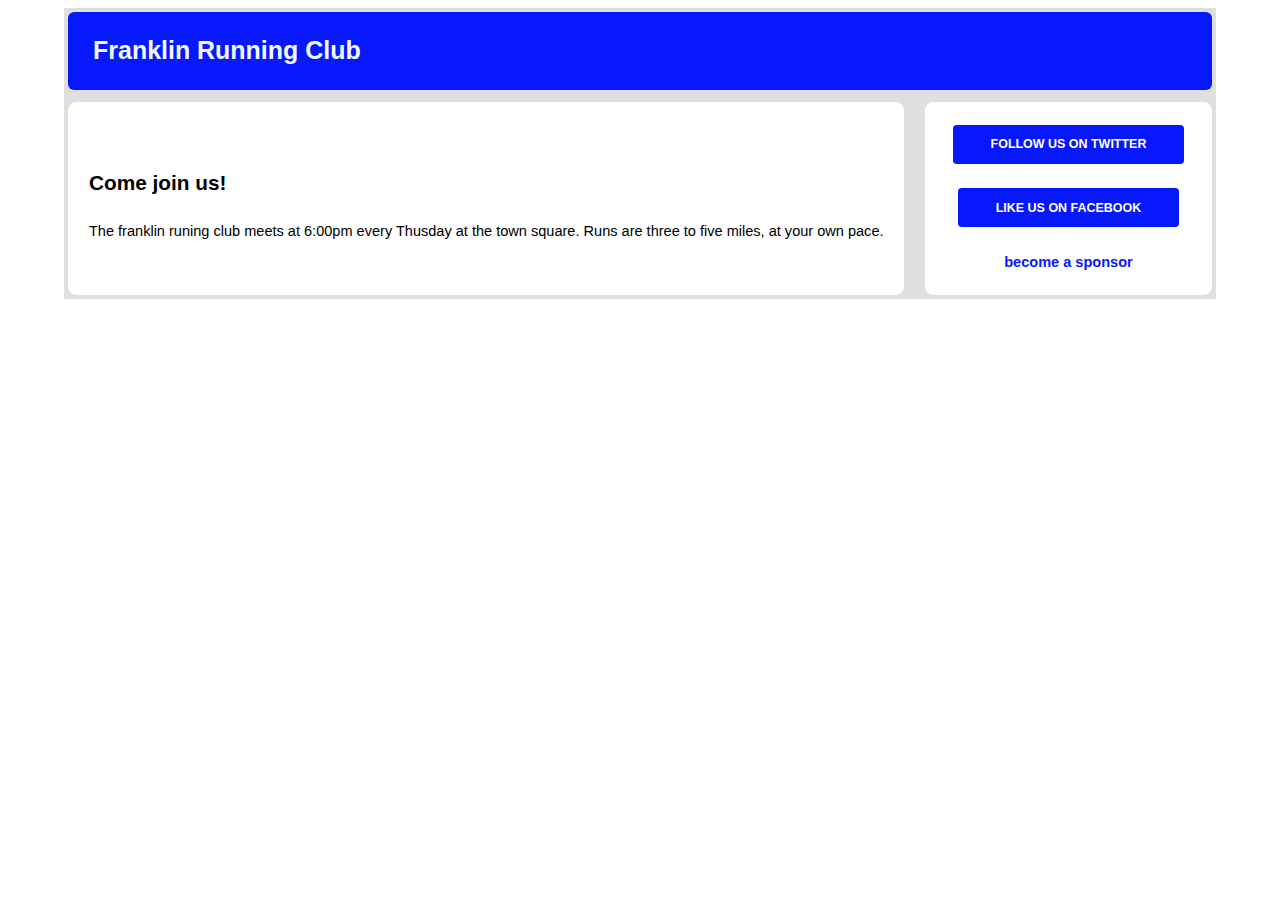
<file: my-files/ch3/index.html>
<!DOCTYPE html>
<html lang="en">
<head>
    <meta charset="UTF-8">
    <meta http-equiv="X-UA-Compatible" content="IE=edge">
    <meta name="viewport" content="width=device-width, initial-scale=1.0">
    <title>Test</title>
    <style>
        *,
        ::before,
        ::after {
        box-sizing: border-box;   
        }
        :root {
            font-size: calc(.5em + 1vw);
            --main-color: rgb(8, 24, 252);
            --bg-color: rgb(224, 223, 223);
        }
        body{
            font-family: Helvetica, Arial, sans-serif;;
        }
        .container {
            width: 90vw;
            margin: 0 auto;
            background-color: var(--bg-color);
            padding: .2em;
        }
        .title {
            background-color: var(--main-color);
            color: aliceblue;
            border-radius: .5em;
            padding: 0.6em 2em;
            font-size: .6rem;
        }
        main {
            margin-top: 0.6em;
            display: flex;
            justify-content: center;
            flex-flow: row nowrap;
        }
        .joinus {
            border-radius: .4em;
            background-color:white;
            margin-right: 1em;
            padding: 2em 1em;
        }
        .joinus p {
            font-size: 0.7rem;
        }
        .sidebar{
            border-radius: .4em;
            background-color:white;
            display: flex;
            flex-flow: column;
            flex-grow: 1;
            justify-content: center;
            align-items: center;
            padding: 0 .5em;
        }

        .sidebar p {
            font-size: .7rem;
            font-weight: bold;
            color: var(--main-color);
        }
        .sidebar .button{
            font-size: .6rem;
            background-color: var(--main-color);
            border-radius: .3em;
            color: white;
            text-transform: uppercase;
            padding: 1em 3em;
            text-align: center;
            font-weight: bold;
        }
        @media (max-width: 800px ){
            main {
                flex-flow: column;
            }
            .joinus {
                margin-right: 0;
            }
        }
    </style>
</head>
<body>
    <div class="container">
        <header class="title">
            <h1>Franklin Running Club</h1>
        </header>
        <main>
            <div class="joinus">
                <h4>Come join us!</h4>
                <p>The franklin runing club meets at 6:00pm every
                    Thusday at the town square. Runs are three to five miles, at
                    your own pace.
                </p>
            </div>
            <div class="sidebar">
                <p class="button">follow us on twitter</p>
                <p class="button">like us on facebook</p>
                <p>become a sponsor</p>
            </div>
        </main>
    </div>
</body>
</html>
</file>
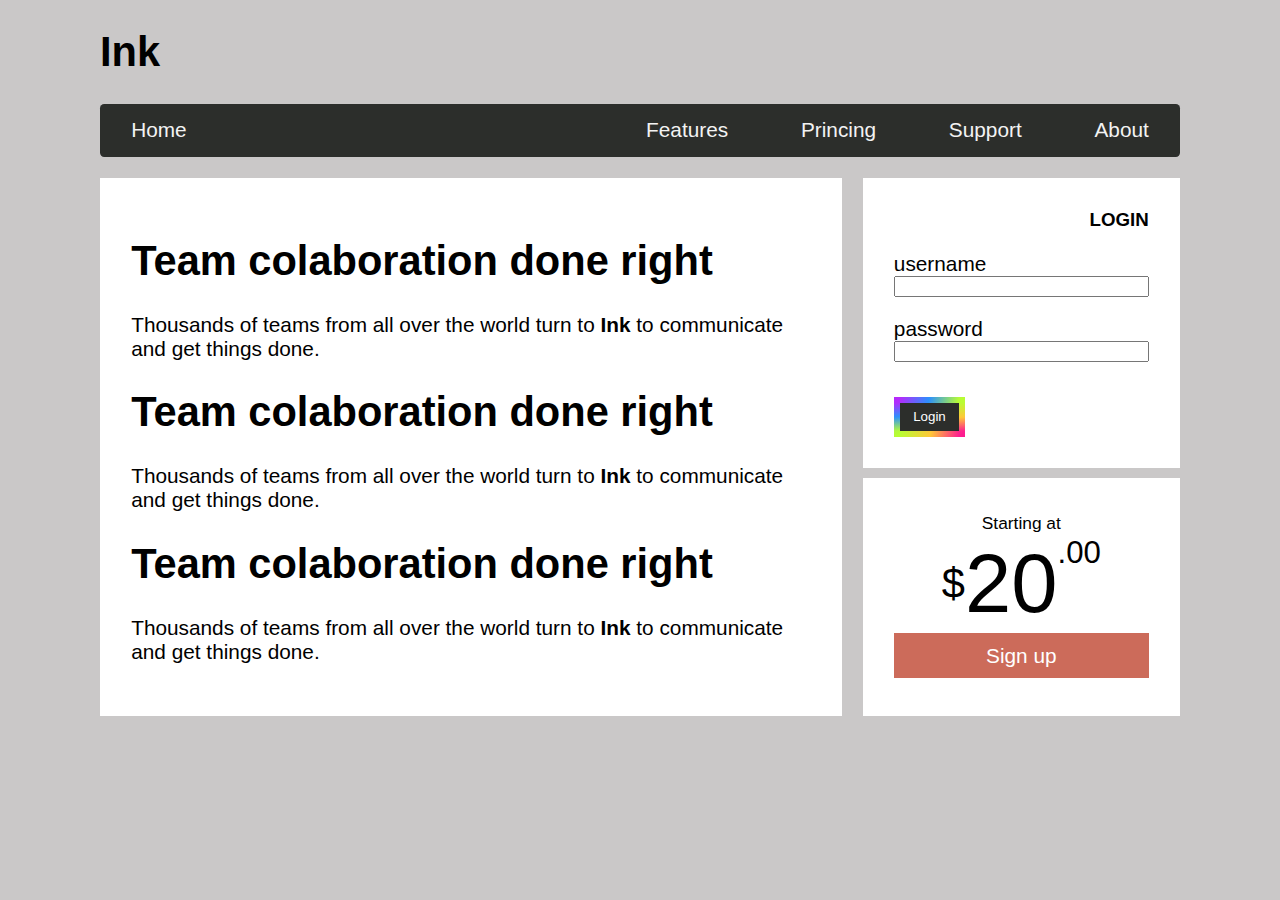
<file: my-files/ch5-flexbox/index.html>
<!DOCTYPE html>
<html lang="en">

<head>
    <meta charset="UTF-8">
    <meta http-equiv="X-UA-Compatible" content="IE=edge">
    <meta name="viewport" content="width=device-width, initial-scale=1.0">
    <link rel="stylesheet" href="style.css">
    <title>Flexbox example page</title>
</head>

<body>
    <div class="container">
        <header>
            <h1>Ink</h1>
        </header>
        <nav>
            <ul class="site-nav">
                <li class="nav-left"><a href="/">Home</a></li>
                <li><a href="/features">Features</a></li>
                <li><a href="/pricing">Princing</a></li>
                <li><a href="/support">Support</a></li>
                <li>
                    <a href="/about">About</a>
                </li>
            </ul>
        </nav>

        <main class="flex">

            <!--Lado esquerdo do layout-->
            <div class="column-main title">
                <h1>Team colaboration done right</h1>
                <p>Thousands of teams from all over the
                    world turn to <b>Ink</b> to communicate
                    and get things done.</p>
                
                    <h1>Team colaboration done right</h1>
                <p>Thousands of teams from all over the
                    world turn to <b>Ink</b> to communicate
                    and get things done.</p>

                <h1>Team colaboration done right</h1>
                <p>Thousands of teams from all over the
                    world turn to <b>Ink</b> to communicate
                    and get things done.</p>
            </div>

            <!--lado direito (sidebar)-->
            <div class="column-sidebar">
                <!--parte de cima-->
                <div class="title">
                    <form action="" class="login-form">
                        <h3>Login</h3>
                        <p>
                            <label for="username">username</label>
                            <input id="username" type="text" name="username" />
                        </p>
                        <p>
                            <label for="password">password</label>
                            <input id="password" type="password" name="password" />
                        </p>
                        <button type="submit">Login</button>
                    </form>
                </div>
                <!--parte de baixo-->
                <div class="title centered">
                    <small>Starting at</small>
                    <div class="cost">
                        <span class="cost-currency">$</span>
                        <span class="cost-dollars">20</span>
                        <span class="cost-cents">.00</span>
                    </div>
                    <a class="cta-button" href="/pricing">
                        Sign up
                    </a>
                </div>
            </div>
        </main>
    </div>
</body>

</html>
</file>
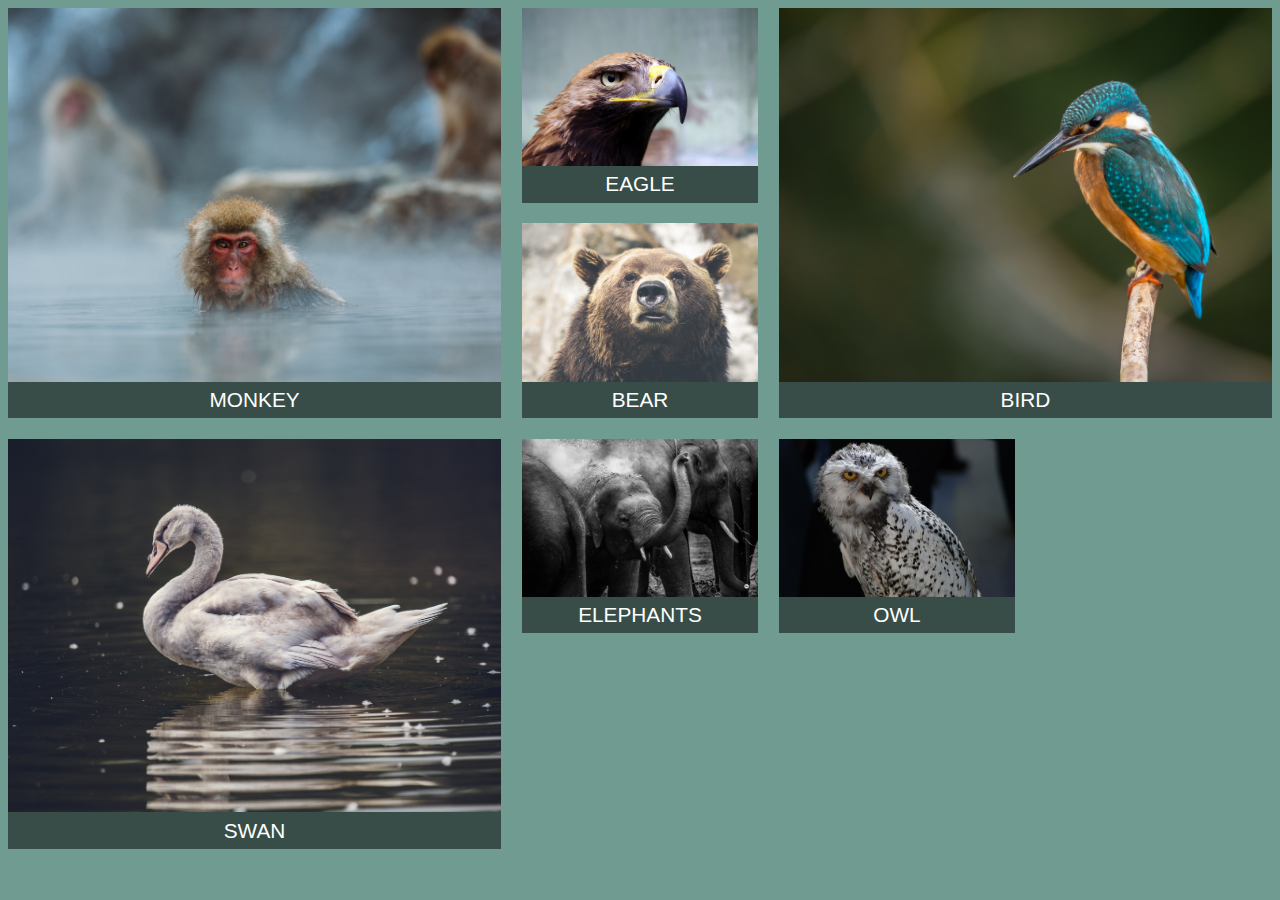
<file: my-files/ch6-grid/photography-implicit-grid/index.html>
<!DOCTYPE html>
<html lang="en">

<head>
    <meta charset="UTF-8">
    <meta http-equiv="X-UA-Compatible" content="IE=edge">
    <meta name="viewport" content="width=device-width, initial-scale=1.0">
    <title>Photograph Layout Grid</title>
    <link rel="stylesheet" href="style.css">
</head>

<body>
    <div class="portfolio">

        <figure class="featured">
            <img src="images/monkey.jpg" alt="monkey" />
            <figcaption>Monkey</figcaption>
        </figure>

        <figure>
            <img src="images/eagle.jpg" alt="eagle" />
            <figcaption>Eagle</figcaption>
        </figure>

        <figure class="featured">
            <img src="images/bird.jpg" alt="bird" />
            <figcaption>Bird</figcaption>
        </figure>

        <figure>
            <img src="images/bear.jpg" alt="bear" />
            <figcaption>Bear</figcaption>
        </figure>
        <figure class="featured">
            <img src="images/swan.jpg" alt="swan" />
            <figcaption>Swan</figcaption>
        </figure>

        <figure>
            <img src="images/elephants.jpg" alt="elephants" />
            <figcaption>Elephants</figcaption>
        </figure>

        <figure>
            <img src="images/owl.jpg" alt="owl" />
            <figcaption>Owl</figcaption>
        </figure>
    </div>
</body>

</html>
</file>
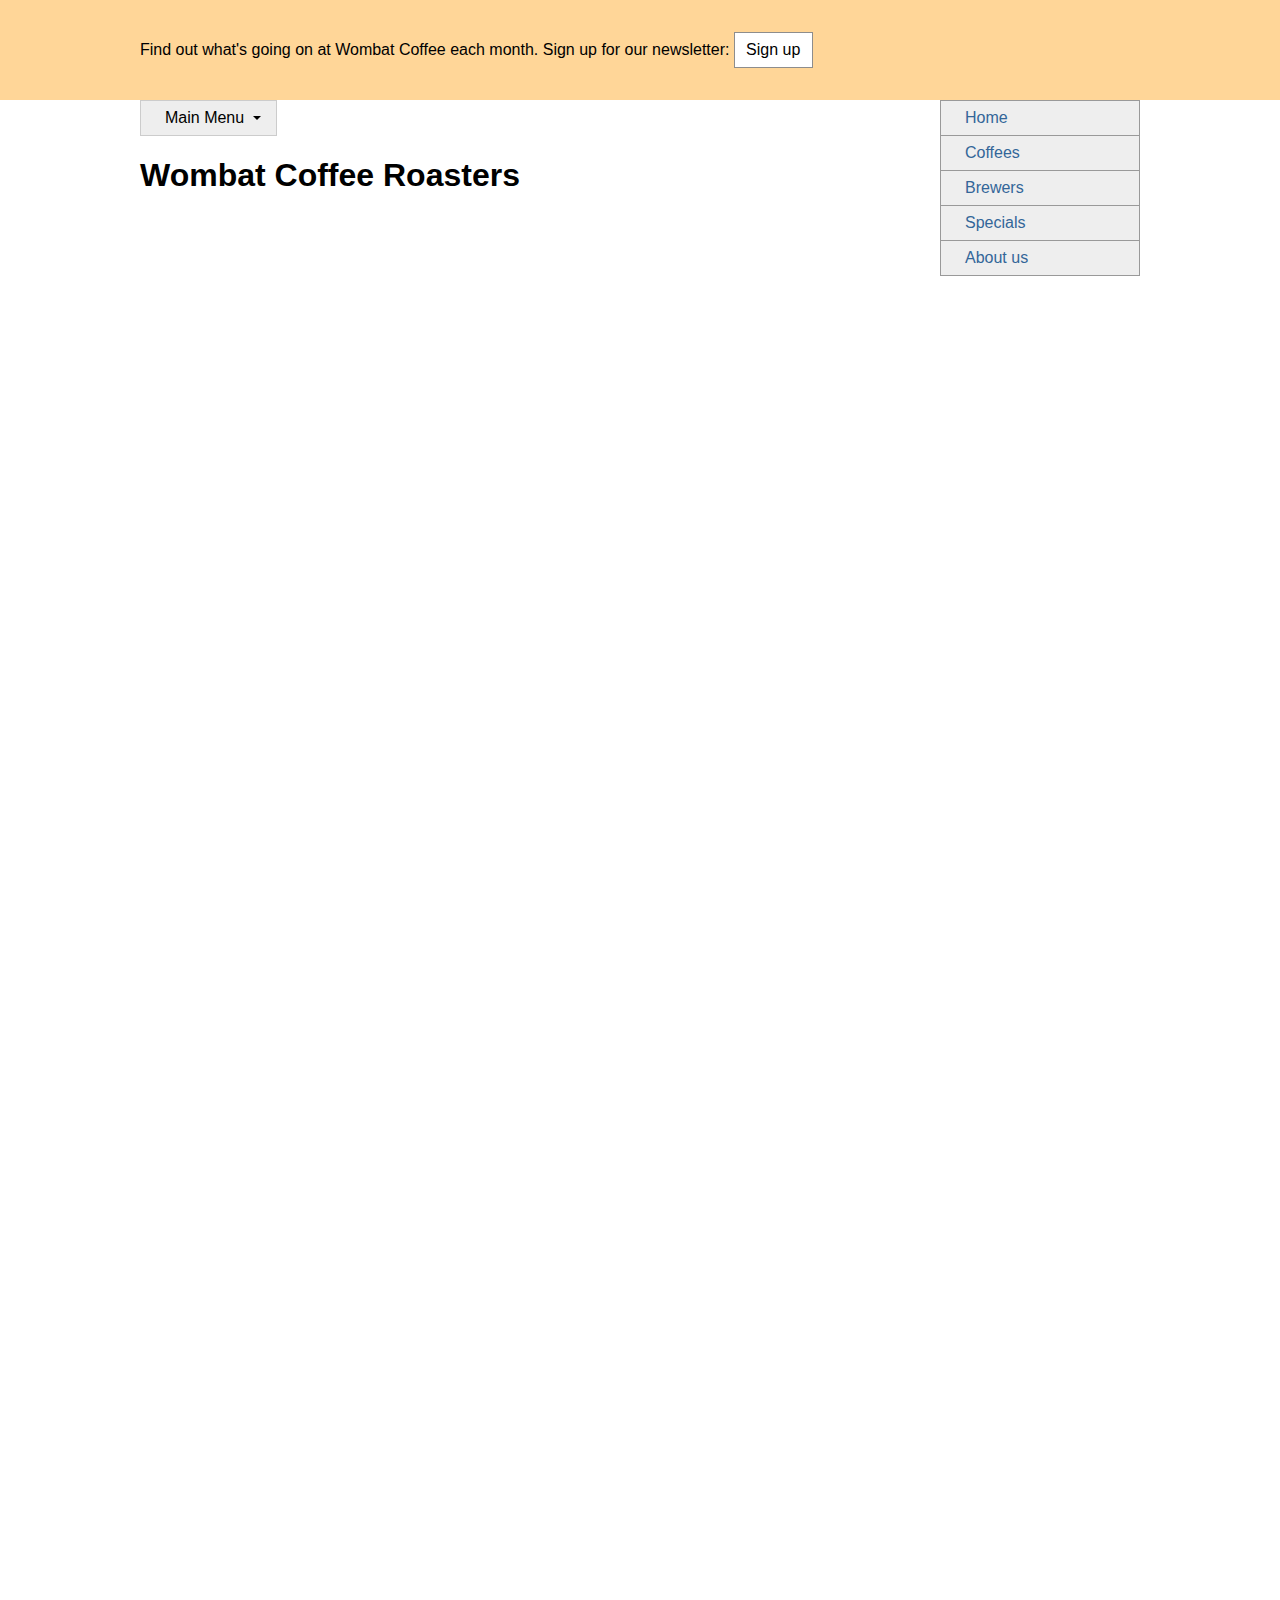
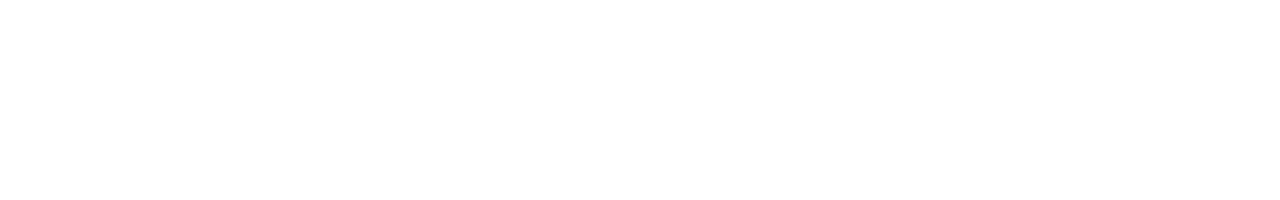
<file: my-files/ch7-positioning-and-stacking-context/modal-fixed-position/index.html>
<!DOCTYPE html>
<html lang="en">

<head>
    <meta charset="UTF-8">
    <meta http-equiv="X-UA-Compatible" content="IE=edge">
    <meta name="viewport" content="width=device-width, initial-scale=1.0">
    <title>Simple modal</title>
    <link rel="stylesheet" href="style.css">
</head>

<body>
    <header class="top-banner">
        <div class="top-banner-inner">
            <p>Find out what's going on at Wombat Coffee each
                month. Sign up for our newsletter:
                <button id="open">Sign up</button>
            </p>
        </div>
    </header>

    <div class="modal" id="modal">
        <div class="modal-backdrop"></div>
        <div class="modal-body">
            <button class="modal-close" id="close">close</button>
            <h2>Wombat Newsletter</h2>
            <p>Sign up for our monthly newsletter. No spam.
                We promise!</p>
            <form>
                <p>
                    <label for="email">Email address:</label>
                    <input type="text" name="email" />
                </p>
                <p><button type="submit">Submit</button></p>
            </form>
        </div>
    </div>

    <div class="container">
        <!--main colunm-->
        <main class="col-main">
            <nav>
                <div class="dropdown">
                    <div class="dropdown-label">Main Menu</div>
                    <div class="dropdown-menu">
                        <ul class="submenu">
                            <li><a href="/">Home</a></li>
                            <li><a href="/coffees">Coffees</a></li>
                            <li><a href="/brewers">Brewers</a></li>
                            <li><a href="/specials">Specials</a></li>
                            <li><a href="/about">About us</a></li>
                        </ul>
                    </div>
                </div>
            </nav>
            <h1>Wombat Coffee Roasters</h1>
        </main>
        <!--sidebar-->
        <aside class="col-sidebar">
            <div class="affix">
                <ul class="submenu">
                    <li><a href="/">Home</a></li>
                    <li><a href="/coffees">Coffees</a></li>
                    <li><a href="/brewers">Brewers</a></li>
                    <li><a href="/specials">Specials</a></li>
                    <li><a href="/about">About us</a></li>
                </ul>
            </div>
        </aside>
    </div>

    <script type="text/javascript">

        var button = document.getElementById('open');
        var close = document.getElementById('close');
        var modal = document.getElementById('modal');

        button.addEventListener('click', function (event) {
            event.preventDefault();
            modal.style.display = 'block';
        });

        close.addEventListener('click', function (event) {
            event.preventDefault();
            modal.style.display = 'none';
        });
    </script>
</body>

</html>
</file>
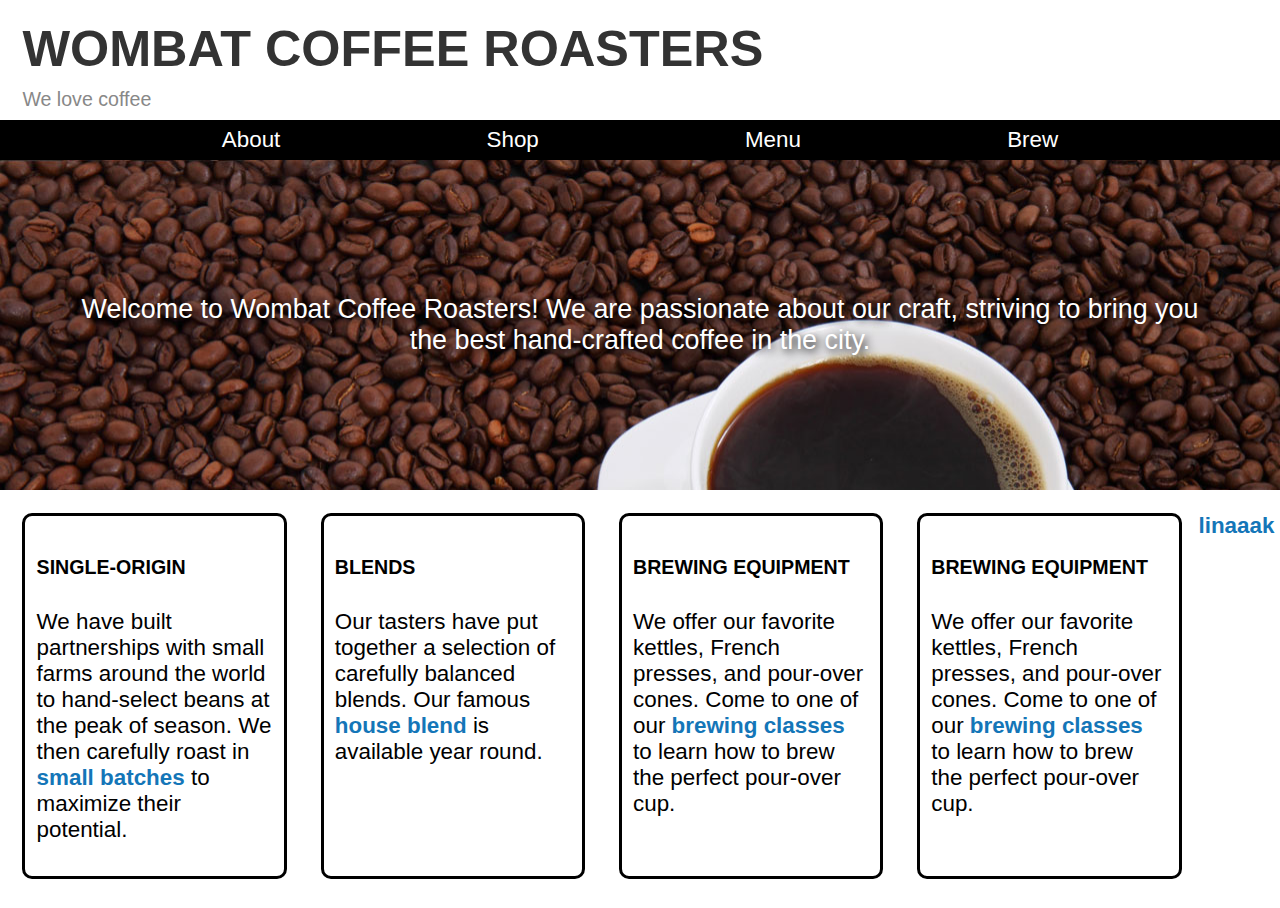
<file: my-files/ch8-responsive-web-design/wombat-coffe-roasters/index.html>
<!DOCTYPE html>
<html lang="en">

<head>
    <meta charset="UTF-8">
    <meta http-equiv="X-UA-Compatible" content="IE=edge">
    <meta name="viewport" content="width=device-width, initial-scale=1.0">
    <link rel="stylesheet" href="style.css">
    <title>Wombat coffe</title>
</head>

<body>

    <header id="header" class="page-header">
        <div class="title">
            <h1>Wombat Coffee Roasters</h1>
            <div class="slogan">We love coffee</div>
        </div>
    </header>

    <nav class="menu" id="main-menu">
        <button class="menu-toggle" id="toggle-menu">
            toggle menu
        </button>
        <div class="menu-dropdown">
            <ul class="nav-menu">
                <li><a href="/about.html">About</a></li>
                <li><a href="/shop.html">Shop</a></li>
                <li><a href="/menu.html">Menu</a></li>
                <li><a href="/brew.html">Brew</a></li>
            </ul>
        </div>
    </nav>

    <aside id="hero" class="hero">
        Welcome to Wombat Coffee Roasters! We are
        passionate about our craft, striving to bring you
        the best hand-crafted coffee in the city.
    </aside>

    <main id="main">

        <div class="row">

            <section class="column">
                <h2 class="subtitle">Single-origin</h2>
                <p>We have built partnerships with small farms
                    around the world to hand-select beans at the
                    peak of season. We then carefully roast in
                    <a href="/batch-size.html">small batches</a>
                    to maximize their potential.
                </p>
            </section>

            <section class="column">
                <h2 class="subtitle">Blends</h2>
                <p>Our tasters have put together a selection of
                    carefully balanced blends. Our famous
                    <a href="/house-blend.html">house blend</a>
                    is available year round.
                </p>
            </section>

            <section class="column">
                <h2 class="subtitle">Brewing Equipment</h2>
                <p>We offer our favorite kettles, French
                    presses, and pour-over cones. Come to one of
                    our <a href="/classes.html">brewing
                        classes</a> to learn how to brew the perfect
                    pour-over cup.</p>
            </section>

            <section class="column">
                <h2 class="subtitle">Brewing Equipment</h2>
                <p>We offer our favorite kettles, French
                    presses, and pour-over cones. Come to one of
                    our <a href="/classes.html">brewing
                        classes</a> to learn how to brew the perfect
                    pour-over cup.</p>
            </section>
            <div id="color-black">
                <a href="#">linaaak</a>
            </div>
        </div>

    </main>

    <script type="text/javascript">
        (function () {
            var button = document.getElementById('toggle-menu');
            button.addEventListener('click', function (event) {
                event.preventDefault();
                var menu = document.getElementById('main-menu');
                menu.classList.toggle('is-open');
            });
        })();
    </script>

</body>

</html>
</file>
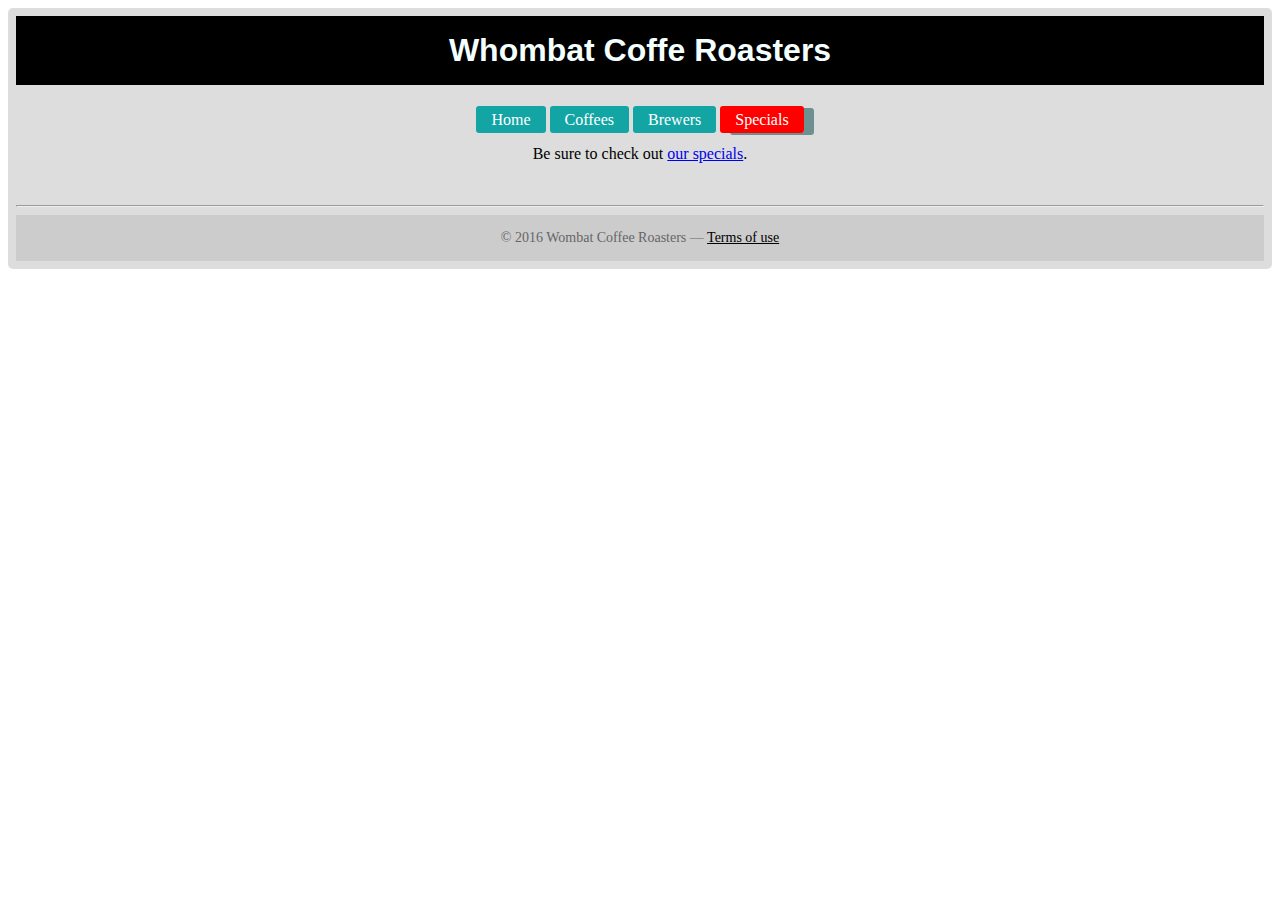
<file: my-files/ch1/listing-1.1.html>
<!DOCTYPE html>
<html lang="en">
<head>
    <meta charset="UTF-8">
    <meta http-equiv="X-UA-Compatible" content="IE=edge">
    <meta name="viewport" content="width=device-width, initial-scale=1.0">
    <title>Whombat Coffe Roasters</title>

    <style>
        .objeto-teste{
            background-color: rgb(221, 221, 221);
            padding: .5em;
            text-align: center;
            border-radius: 5px;
        }
        h1{
            background-color: black;
            font-family: serif;
            color: #f4ffff;
            margin-bottom: 10px;
            padding: .5em;
            margin-top: 0;
        }
        #page-title{
            font-family: sans-serif;
        }
        .title{
            font-family: monospace;
        }
        .nav{
            padding-top: 10px;
            list-style: none;
            padding-left: 0;
        }
        .nav li{
            display: inline-block;
        }
        .nav a{
            text-decoration: none;
            color: white;
            background-color:  #13a4a4;
            padding: 5px 15px; 
            border-radius: 3px;
        }
        .nav a:hover{
            color: rgb(0, 0, 0);
            font-weight: bolder;
        }
        .nav .featured{
            background-color: red;
            box-shadow: 10px 2px #6f9090;
        }
        .footer{
            color: #666;
            background-color: #ccc;
            padding: 15px 0;
            font-size: 14px;
        }
        .footer a {
            color: initial;
            text-decoration: underline;
        }
    </style>

</head>
<body>
    <div class="objeto-teste">
        <header class="page-header">
            <h1 id="page-title" class="title">Whombat Coffe Roasters</h1>
        </header>

        <nav>
            <ul id="main-nav" class="nav">
                <li><a href="/">Home</a></li>
                <li><a href="/coffees">Coffees</a></li>
                <li><a href="/brewers">Brewers</a></li>
                <li><a href="/specials"
                    class="featured">Specials
                    </a></li>
            </ul>
        </nav>
        <main>
            <p>
            Be sure to check out
            <a href="/specials" class="featured">our specials</a>.
            </p>
        </main>
        <br>
        <hr>
        <footer class="footer">
            &copy; 2016 Wombat Coffee Roasters &mdash;
            <a href="/terms-of-use">Terms of use</a>
           </footer>
    </div>
</body>
</html>
</file>
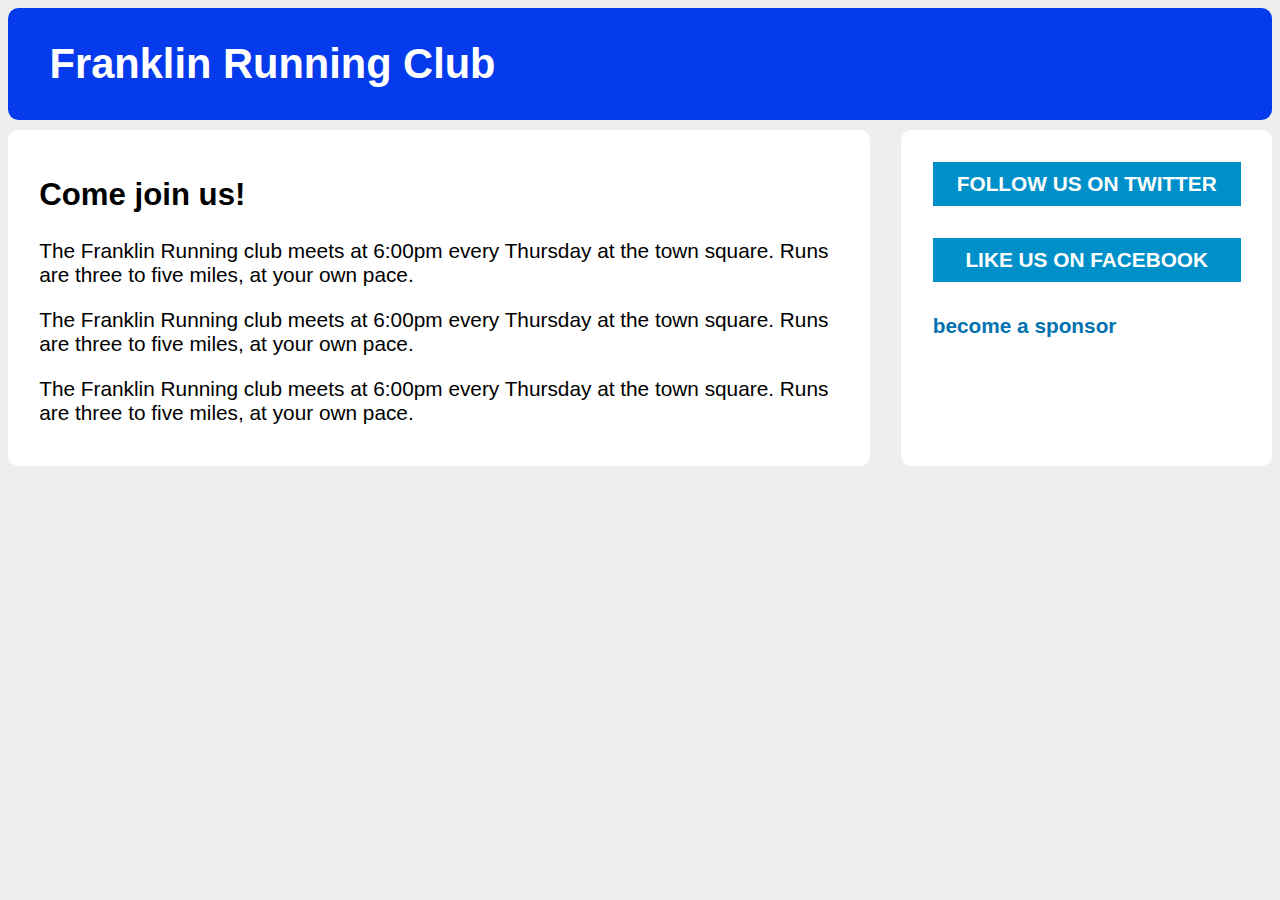
<file: my-files/ch3/listing-3.2.html>
<!doctype html>

<head>
    <title>Franklin club</title>
    <style>
        :root {
            box-sizing: border-box;
            font-size: calc(.5em + 1vw);
        }

        *,
        ::before,
        ::after {
            box-sizing: inherit;
        }

        body {
            background-color: #eee;
            font-family: Arial, Helvetica, sans-serif;
        }

        .container {
            display: flex;
        }

        header {
            color: #fff;
            background-color: #053bec;
            border-radius: .5em;
            padding: .2em 2em;
            margin-bottom: .5em;
        }

        main {
            display: block;
        }

        .main {
            width: 70%;
            background-color: #fff;
            border-radius: .5em;
            margin-right: 1.5em;
            padding: 1em 1.5em;
            /* tamanho minimo do elemento, mas pode aumentar mais ainda caso necessario */
            min-height: 10em;
            /* da mesma forma, tem o max-height, que quando ultrapassado, vem o scroll do overflow */
        }

        .sidebar {
            width: 30%;
            padding: 1.5em;
            background-color: #fff;
            border-radius: .5em;
        }

        .button-link {
            display: block;
            padding: .5em;
            color: #fff;
            background-color: #0090C9;
            text-decoration: none;
            text-align: center;
            text-transform: uppercase;
            font-weight: bolder;
        }

        /* pega apenas o butao que vem logo apos o outro */
        .button-link+.button-link {
            margin-top: 1.5em;
        }

        .sponsors-link {
            display: block;
            color: #0072b0;
            font-weight: bold;
            text-decoration: none;
            margin-top: 1.5em;
        }
    </style>
</head>

<body>

    <header>
        <h1>Franklin Running Club</h1>
    </header>

    <div class="container">
        <main class="main">
            <h2>Come join us!</h2>
            <p>
                The Franklin Running club meets at 6:00pm every Thursday
                at the town square. Runs are three to five miles, at your
                own pace.
            </p>
            <p>
                The Franklin Running club meets at 6:00pm every Thursday
                at the town square. Runs are three to five miles, at your
                own pace.
            </p>
            <p>
                The Franklin Running club meets at 6:00pm every Thursday
                at the town square. Runs are three to five miles, at your
                own pace.
            </p>
        </main>

        <aside class="sidebar">
            <a href="/twitter" class="button-link">
                follow us on twitter
            </a>
            <a href="/facebook" class="button-link">
                like us on facebook
            </a>

            <a href="/sponsors" class="sponsors-link">
                become a sponsor
            </a>
        </aside>

    </div>

</body>
</file>
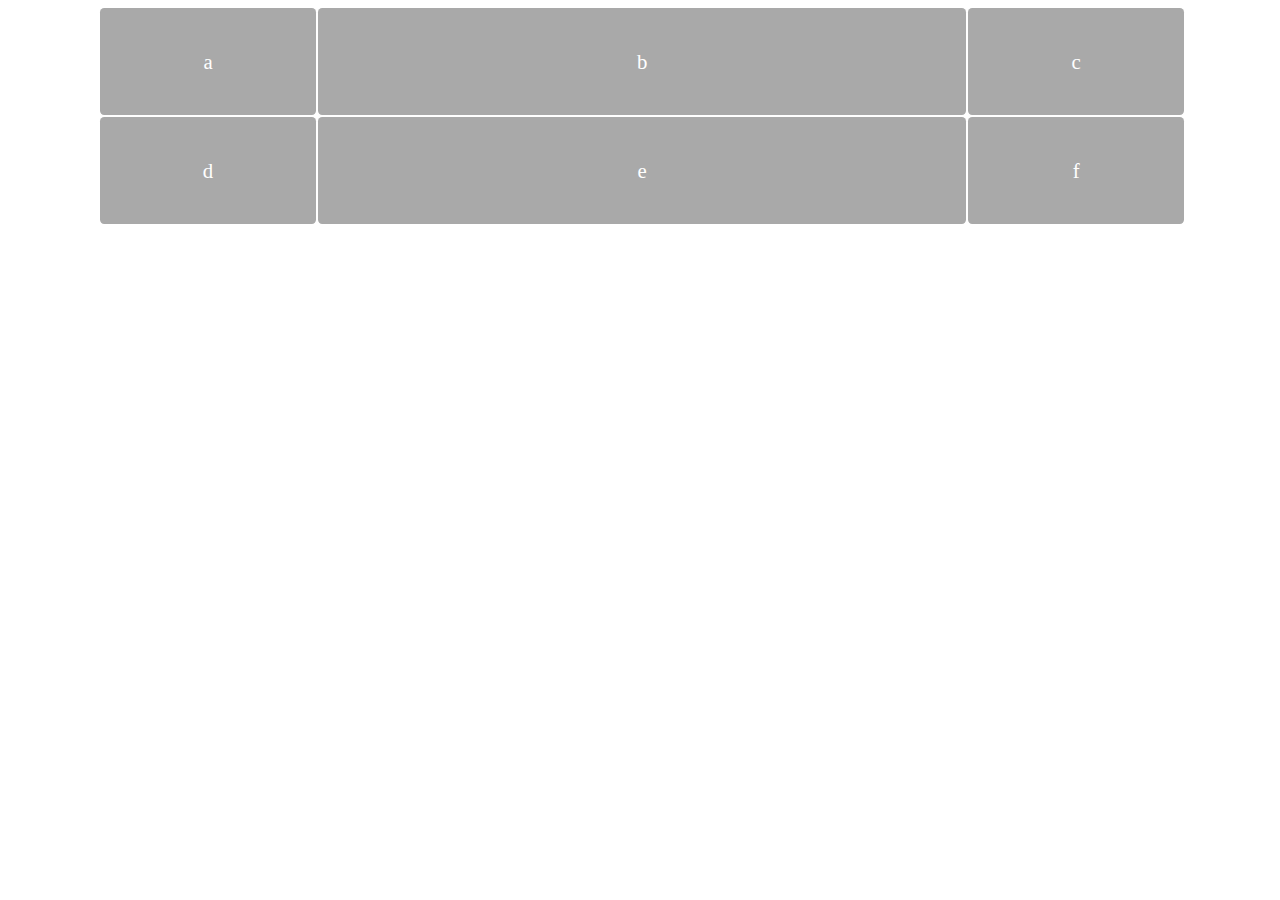
<file: my-files/ch6-grid/exemple.html>
<!DOCTYPE html>
<html lang="en">
<head>
    <meta charset="UTF-8">
    <meta http-equiv="X-UA-Compatible" content="IE=edge">
    <meta name="viewport" content="width=device-width, initial-scale=1.0">
    <title>Grid</title>

    <style>
        :root{
            box-sizing: border-box;
            font-size: calc(1vw + .5em);
        }
        *,
        ::before,
        ::after{
            box-sizing: inherit;
        }

        .grid{
            max-width: 1080px;
            margin: auto;
            display: grid;
            grid-template-columns: 20% 60% 20%;
            grid-template-rows: 1fr 1fr;
            gap: .1em;
        }

        .grid > *{
            color: white;
            background-color: darkgray;
            padding: 2em;
            border-radius: .2em;
            text-align: center;
        }
    </style>
</head>
<body>
    <div class="grid">
        <div class="a">a</div>
        <div class="b">b</div>
        <div class="c">c</div>
        <div class="d">d</div>
        <div class="e">e</div>
        <div class="f">f</div>
    </div>
</body>
</html>
</file>
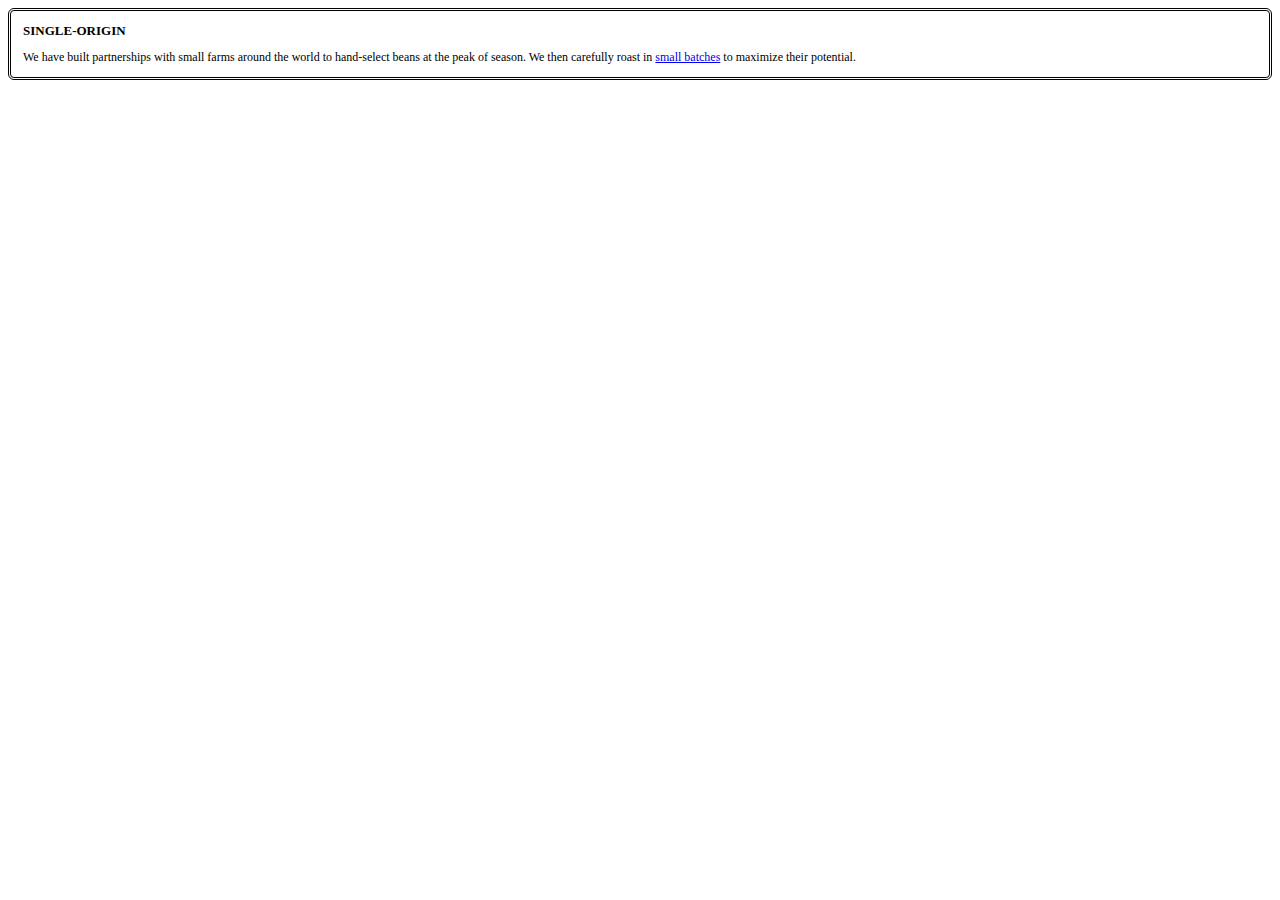
<file: my-files/ch2/panel/panel.html>
<!DOCTYPE html>
<html lang="en">
<head>
    <meta charset="UTF-8">
    <meta name="viewport" content="width=device-width, initial-scale=1.0">
    <link rel="stylesheet" href="style.css">
    <title>Panel</title>
</head>
<body>

    <div class="panel">
        <h2>Single-origin</h2>
        <div class="panel-body large">
            We have built partnerships with small farms around the world to hand-select beans at the peak of season. We then
            carefully roast in <a href="/batch-size">small batches</a> to maximize their potential.
        </div>
    </div>
</body>
</html>
</file>
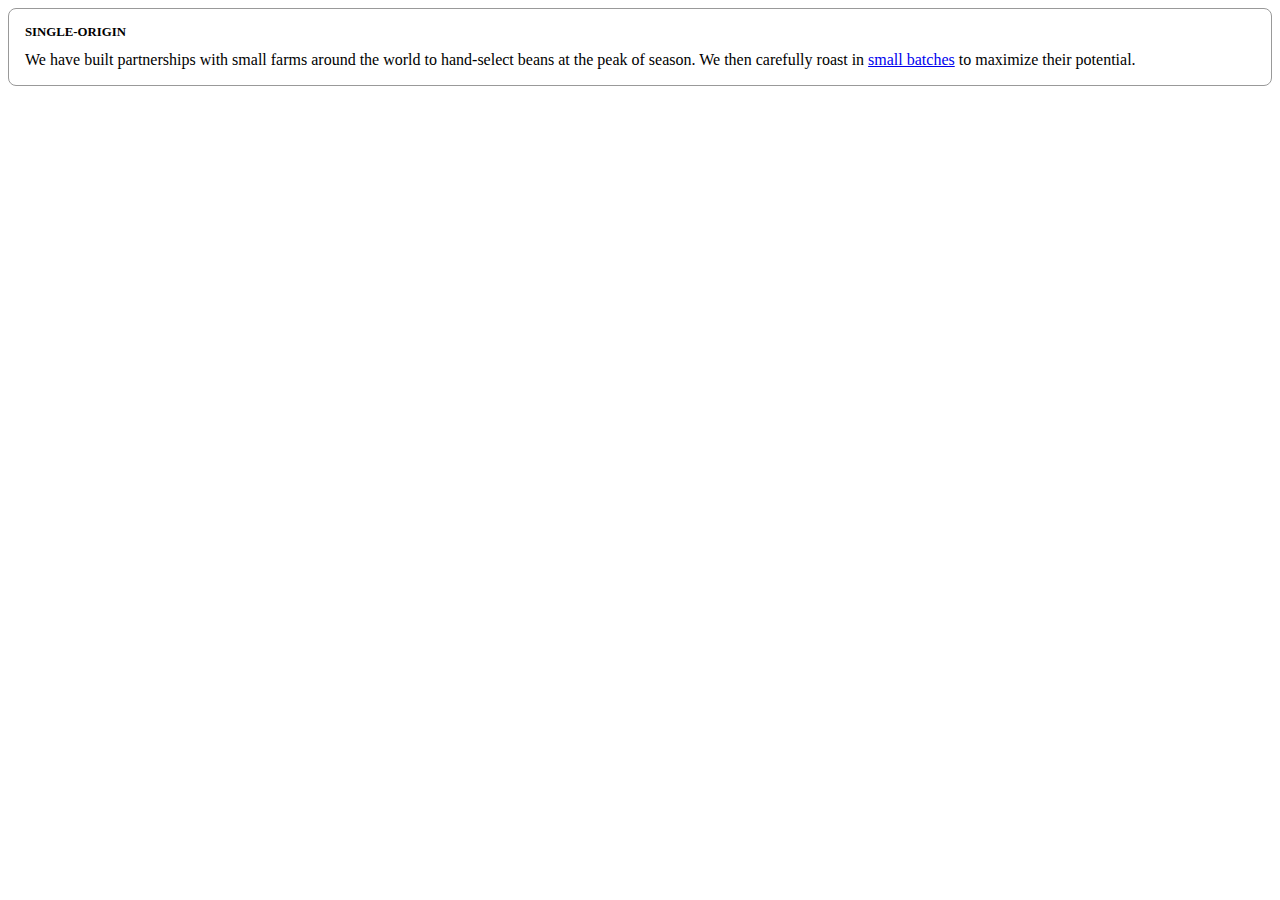
<file: my-files/ch2/single-origin/listing-2.12.html>
<!DOCTYPE html>
<html lang="en">

<head>
    <meta charset="UTF-8">
    <meta http-equiv="X-UA-Compatible" content="IE=edge">
    <meta name="viewport" content="width=device-width, initial-scale=1.0">
    <title>Single-origin</title>
    <style>
         :root {
            font-size: 0.75em;
        }

        .panel {
            padding: 1em;
            border-radius: 0.5em;
            border: 1px solid #999;
            border-radius: .5em;
        }

        .panel>h2 {
            margin-top: 0;
            font-size: 0.8rem;
            font-weight: bold;
            text-transform: uppercase;
        }
        @media (min-width: 800px) {
            :root {
                font-size: 0.875em;
            }
        }

        @media (min-width: 1200px) {
            :root {
                font-size: 1em;
            }
        }
    </style>
</head>

<body>
    <div class="panel large">
        <h2>single-origin</h2>
        <div class="panel-body">
            We have built partnerships with small farms around the world to
            hand-select beans at the peak of season. We then carefully roast
            in <a href="/batch-size">small batches</a> to maximize their
            potential.
        </div>
    </div>
</body>

</html>
</file>
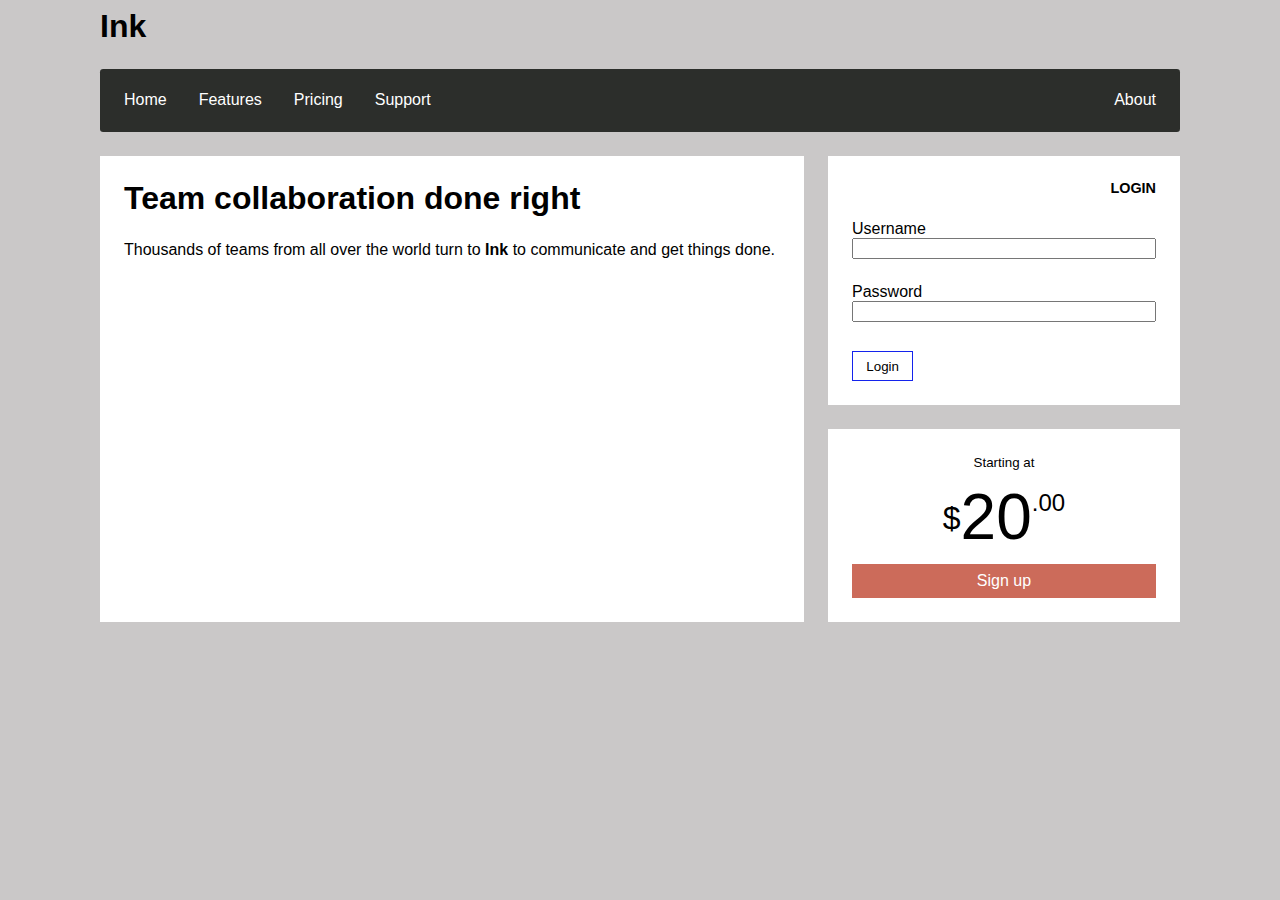
<file: my-files/ch6-grid/flex_and_grid/flex-and-grid.html>
<!DOCTYPE html>
<html lang="en">

<head>
    <meta charset="UTF-8">
    <meta http-equiv="X-UA-Compatible" content="IE=edge">
    <meta name="viewport" content="width=device-width, initial-scale=1.0">
    <link rel="stylesheet" href="style.css">
    <title>Flex And Grid</title>
</head>

<body>
    <div class="container">
        <header>
            <h1 class="page-heading">Ink</h1>
        </header>
        <nav>
            <ul class="site-nav">
                <li><a href="/">Home</a></li>
                <li><a href="/features">Features</a></li>
                <li><a href="/pricing">Pricing</a></li>
                <li><a href="/support">Support</a></li>
                <li class="nav-right">
                    <a href="/about">About</a>
                </li>
            </ul>
        </nav>
        <main class="main tile">
            <h1>Team collaboration done right</h1>
            <p>Thousands of teams from all over the
                world turn to <b>Ink</b> to communicate
                and get things done.</p>
        </main>
        <div class="sidebar-top tile">
            <form class="login-form">
                <h3>Login</h3>
                <p>
                    <label for="username">Username</label>
                    <input id="username" type="text" name="username" />
                </p>
                <p>
                    <label for="password">Password</label>
                    <input id="password" type="password" name="password" />
                </p>
                <button type="submit">Login</button>
            </form>
        </div>
        <div class="sidebar-bottom tile centered">
            <small>Starting at</small>
            <div class="cost">
                <span class="cost-currency">$</span>
                <span class="cost-dollars">20</span>
                <span class="cost-cents">.00</span>
            </div>
            <a class="cta-button" href="/pricing">
                Sign up
            </a>
        </div>
    </div>

</body>

</html>
</file>
<file: my-files/ch5-flexbox/style.css>
:root{
    font-size: calc(1vw + .5em);
    box-sizing: border-box;
}

*,
::before,
::after{
    box-sizing: inherit;
}

body {
    background-color: #cac8c8;
    font-family: Helvetica, Arial, sans-serif;
}

.container {
    max-width: 1080px;
    margin: 0 auto;
}

.site-nav{
    display: flex;
    background-color: rgb(44, 46, 43);
    list-style: none;
    padding-left: 0;
    padding: .5em;
    border-radius: .2em;
}

.site-nav > li + li{
    margin-left: 1.5em;
}

.site-nav > li > a{
    display: block;
    padding: .2em 1em;
    text-decoration: none;
    color: #f3f3f3;
    /* background-color: aqua; */
    border-radius: .5em;
}
.site-nav > .nav-left{
    margin-right: auto;
}

.flex{
    display: flex;
}

.flex > * + *{
    margin-left: 1em;
}

.title{
    padding: 1.5em;
    background-color: #fff;
}

.column-main {
    flex: 70%;
}

.column-sidebar{
    flex: 30%;
    display: flex;
    flex-direction: column;
}

.column-sidebar > .title.centered {
    flex: 1;
    margin-top: .5em;
}

.login-form h3{
    margin: 0;
    font-size: .9em;
    font-weight: bold;
    text-transform: uppercase;
    text-align: right;
}

.login-form input:not([type=checkbox]):not([type=radio]) {
    display: block;
    width: 100%;
    margin-top: 0;
}

.login-form button {
    margin-top: 1em;
    border: 6px solid transparent;
    border-image: linear-gradient(to bottom right, #b827fc 0%, #2c90fc 25%, #b8fd33 50%, #fec837 75%, #fd1892 100%);
    border-image-slice: 1;
    border-radius: 10px;
    background-color: rgb(44, 46, 43);
    color: #fff;
    padding: .5em 1em;
    cursor: pointer;
}

.centered {
 text-align: center;
}
.cost {
 display: flex;
 justify-content: center;
 align-items: center;
 line-height: 1.2;
}
.cost > span {
 margin-top: 0;
}
.cost-currency {
 font-size: 2rem;
}
.cost-dollars {
 font-size: 4rem;
}
.cost-cents {
 font-size: 1.5rem;
 align-self: flex-start;
}
.cta-button {
 display: block;
 background-color: #cc6b5a;
 color: white;
 padding: .5em 1em;
 text-decoration: none;
}
</file>
<file: my-files/ch6-grid/photography-implicit-grid/style.css>
:root{
    box-sizing: border-box;
    font-size: calc(1vw + .5em);
    
}
img{
    max-width: 100%;
}
*,
::before,
::after{
    box-sizing: inherit;
}

body{
    background-color: #709b90;
    font-family: Helvetica, Arial, sans-serif;
}

.portfolio {
    display: grid;
    grid-template-columns: repeat(auto-fill, minmax(200px, 1fr));
    grid-auto-rows: 1fr;
    grid-gap: 1em;
}

.portfolio > figure {
    margin: 0;
    display: flex;
    flex-direction: column;
}

.portfolio img{
    flex: 1;
    object-fit: cover;;
    max-width: 100%;
}

.portfolio figcaption {
    padding: 0.3em 0.8em;
    background-color: rgba(0, 0, 0, 0.5);
    color: #fff;
    text-align: center;
    text-transform: uppercase;
    grid-auto-flow: dense;
}

.portfolio .featured {
    grid-row: span 2;
    grid-column: span 2;
}
</file>
<file: my-files/ch7-positioning-and-stacking-context/modal-fixed-position/style.css>
:root{
    box-sizing: border-box;
    font-size: calc(1vw +.5em);
}

*,
::before,
::after{
    box-sizing: inherit;
}

body{
    font-family: Arial, Helvetica, sans-serif;
    min-height: 200vh;
    margin: 0;
}

button{
    padding: .5em .7em;
    border: 1px solid #8d8d8d;
    background-color: white;
    font-size: 1em;
}

.top-banner{
    padding: 1em 0;
    background-color: #ffd698;
}

.top-banner-inner {
    width: 80%;
    max-width: 1000px;
    margin: 0 auto;
}

.modal {
    display: none;
}

.modal-backdrop {
    position: fixed;
    top: 0;
    right: 0;
    bottom: 0;
    left: 0;
    background-color: rgba(0, 0, 0, 0.5);
    z-index: 1;
}

.modal-body {
    position: fixed;
    top: 3em;
    bottom: 3em;
    right: 20%;
    left: 20%;
    padding: 2em 3em;
    background-color: white;
    overflow: auto;
    z-index: 2;
}

.modal-close {
    position: absolute;
    top: .3em;
    right: .3em;
    height: 1em;
    width: 1em;
    text-indent: 10em;
    overflow: hidden;
    border: 0;
    padding: 0 .3em;
    cursor: pointer;
}

.modal-close::after {
    position: absolute;
    line-height: 0.5;
    top: 0.2em;
    left: 0.1em;
    text-indent: 0;
    content: "\00D7";
}

.container{
    display: flex;
    width: 80%;
    max-width: 1000px;
    margin: 0 auto;
    min-height: 100vh;
}

.col-main{
    flex: 80%;
}

.col-sidebar{
    flex: 20%;
}

.affix {
    position: sticky;
    top: 1em;
}

.dropdown{
    display: inline-block;
    position: relative;
}

.dropdown-label{
    padding: 0.5em 2em 0.5em 1.5em; 
    border: 1px solid #ccc;
    background-color: #eee;
}

.dropdown-menu{
    display: none;
    position: absolute;
    left: 0;
    top: 2.1em;
    min-width: 100%;
    background-color: #eee;
}

.dropdown:hover .dropdown-menu {
    display: inline-block;
}

.submenu{
    margin: 0;
    padding-left: 0;
    list-style: none;
    border: 1px solid #999;
}
.submenu li + li{
    border-top: 1px solid #999;
}
.submenu > li > a{
    display: block;
    padding: .5em 1.5em;
    background-color: #eee;
    color: #369;
    text-decoration: none;
}

.submenu > li > a:hover {
    background-color: #fff;
}

.dropdown-label::after {
    content: "";
    position: absolute;
    right: 1em;
    top: 1em;
    border: 0.3em solid;
    border-color: black transparent transparent transparent;
}

.dropdown:hover .dropdown-label::after {
    top: 0.7em;
    border-color: transparent transparent black transparent;
}
</file>
<file: my-files/ch8-responsive-web-design/wombat-coffe-roasters/style.css>
:root{
    box-sizing: border-box;
    font-size: calc(1vw + .6em);
}

*,
::before,
::after{
    box-sizing: inherit;
}

body{
    margin: 0;
    font-family: Arial, Helvetica, sans-serif;
}

a:link{
    color: #1476b8;
    font-weight: bold;
    text-decoration: none;
}

a:visited{
    color: #1430b8;
}

a:hover{
    text-decoration: underline;
}

a:active{
    color: #b81414;
}

.page-header{
    padding: .4em 1em;
    background-color: #fff;
}

.title > h1{
    color: #333;
    text-transform: uppercase;
    font-size: 1.5em;
    margin: 0.2em 0;
}

@media (min-width: 35em) {
    .title > h1 {
    font-size: 2.25rem;
    }
}

.slogan {
    color: #888;
    font-size: 0.875em;
    margin: 0;
}


.hero{
    padding: 2em 1em;
    text-align: center;
    background-image: url(images/coffee-beans.jpg);
    background-size: 100%;
    color: #fff;
    text-shadow: 0.1em 0.1em 0.3em #000; 
}

.column{
    border: 1px solid black;
    border-radius: 10px;
    padding: .5em;
    margin-bottom: .3em;
}

@media (min-width: 35em){
    .hero{
        padding: 5em 3em;
        font-size: 1.2rem;
    }
}

main{
    padding: 1em;
}

.subtitle{
    margin-top: 1.5em;
    margin-bottom: 1.5em;
    font-size: 0.875rem;
    text-transform: uppercase;
}

.menu {
    position: relative;
}
.menu-toggle {
    position: absolute;
    top: -1.2em;
    right: 0.1em;
    border: 0;
    background-color: transparent;
    font-size: 3em;
    width: 1em;
    height: 1em;
    line-height: 0.4;
    text-indent: 5em;
    white-space: nowrap;
    overflow: hidden;
}

.menu-toggle::after {
    position: absolute;
    top: 0.2em;
    left: 0.2em;
    display: block;
    content: "\2261";
    text-indent: 0;
}

.menu-dropdown {
    display: none;
    position: absolute;
    right: 0;
    left: 0;
    margin: 0;
}

.menu.is-open .menu-dropdown {
    display: block;
}

.nav-menu {
    margin: 0;
    padding-left: 0;
    border: 1px solid #ccc;
    list-style: none;
    background-color: #000;
    color: #fff;
}

.nav-menu > li + li {
    border-top: 1px solid #ccc;
}

.nav-menu > li > a {
    display: block;
    padding: 0.8em 1em;
    color: #fff;
    font-weight: normal;
}

@media (min-width: 35em) {
    .menu-toggle {
        display: none;
    }
    .menu-dropdown {
        display: block;
        position: static;
    }
}

@media (min-width: 35em) {
    .nav-menu {
        display: flex;
        justify-content: space-evenly;
        border: 0;
        padding: 0 1em;
    }

    .nav-menu > li + li {
        border: 0;
    }
    .nav-menu > li > a {
        padding: 0.3em;
        text-align: center;
    }
    .row {
        display: flex;
        margin-left: -.75em;
        margin-right: -.75em;

    }
    .column {
        flex: 1;
        margin-right: 0.75em;
        margin-left: 0.75em;
        border-width: 3px;
        
    }
    
}
</file>
<file: my-files/ch2/panel/style.css>
.panel {
    padding: 1em;
    border-radius: 0.5em;
    border-style: double;
}

.panel > h2 {
    margin-top: 0;
    font-size: 13px;
    font-weight: bold;
    text-transform: uppercase;
}

.panel.large { 
    font-size: 1.2rem;
}

:root {
    font-size: 0.75em;
}

@media (min-widht: 800px) {
    :root {
        font-size: 0.875em;
    }
}

@media (min-widht: 1200px) {
    :root {
        font-size: 1em;
    }
}
</file>
<file: my-files/ch6-grid/flex_and_grid/style.css>
:root{
    box-sizing: border-box;
    font-size: calc(1vw +.7em);
}

*,
::before,
::after {
    box-sizing: inherit;
}

body{
    font-family: Arial, Helvetica, sans-serif;
    background-color: #cac8c8 ;
}

.container {
    display: grid;
    grid-template-areas:"title title"
                        "nav nav"
                        "main aside1"
                        "main aside2";
    grid-template-columns: 2fr 1fr;
    grid-template-rows: repeat(4fr, auto);
    gap: 1.5em;
    max-width: 1080px;
    margin: auto;
}

header{
    grid-area: title;
}
nav{
    /* da linha 1 ate a linha 3 da coluna do grid */
    /* grid-column: 1 / 3;
    grid-row: span 1; */
    grid-area: nav;
}

.main{
    /* grid-column: 1 / 2;
    grid-row: 3 / 5; */
    grid-area: main;
}

.sidebar-top{
    /* grid-column: 2 / 3;
    grid-row: 3 / 4; */
    grid-area: aside1;
}

.sidebar-bottom{
    /* grid-column: 2 / 3;
    grid-row: 4 / 5; */
    grid-area: aside2;
}

.tile {
    padding: 1.5em;
    background-color: #fff;
}

.tile > :first-child {
    margin-top: 0;
}

.tile * + * {
    margin-top: 1.5em;
}

.page-heading{
    margin: 0;
}

.site-nav {
    display: flex;
    margin: 0;
    padding: .5em;
    background-color: rgb(44, 46, 43);
    list-style-type: none;
    border-radius: .2em;
}

.site-nav > li > a {
    display: block;
    padding: .9em 1em;
    background-color: rgb(44, 46, 43);
    color: white;
    text-decoration: none;
}
.site-nav > .nav-right {
    margin-left: auto;
}

.login-form h3 {
    margin: 0;
    font-size: .9em;
    font-weight: bold;
    text-align: right;
    text-transform: uppercase;
}

.login-form input:not([type=checkbox]):not([type=radio]) {
    display: block;
    margin-top: 0;
    width: 100%;
}

.login-form button {
    margin-top: 1em;
    border: 1px solid #1423ec;
    background-color: white;
    padding: .5em 1em;
    cursor: pointer;
}

.centered {
    text-align: center;
}
.cost {
    display: flex;
    justify-content: center;
    align-items: center;
    line-height: .7;
}
.cost > span {
margin-top: 0;
}
.cost-currency {
font-size: 2rem;
}
.cost-dollars {
font-size: 4rem;
}
.cost-cents {
font-size: 1.5rem;
align-self: flex-start;
}
.cta-button {
display: block;
background-color: #cc6b5a;
color: white;
padding: .5em 1em;
text-decoration: none;
}
</file>
